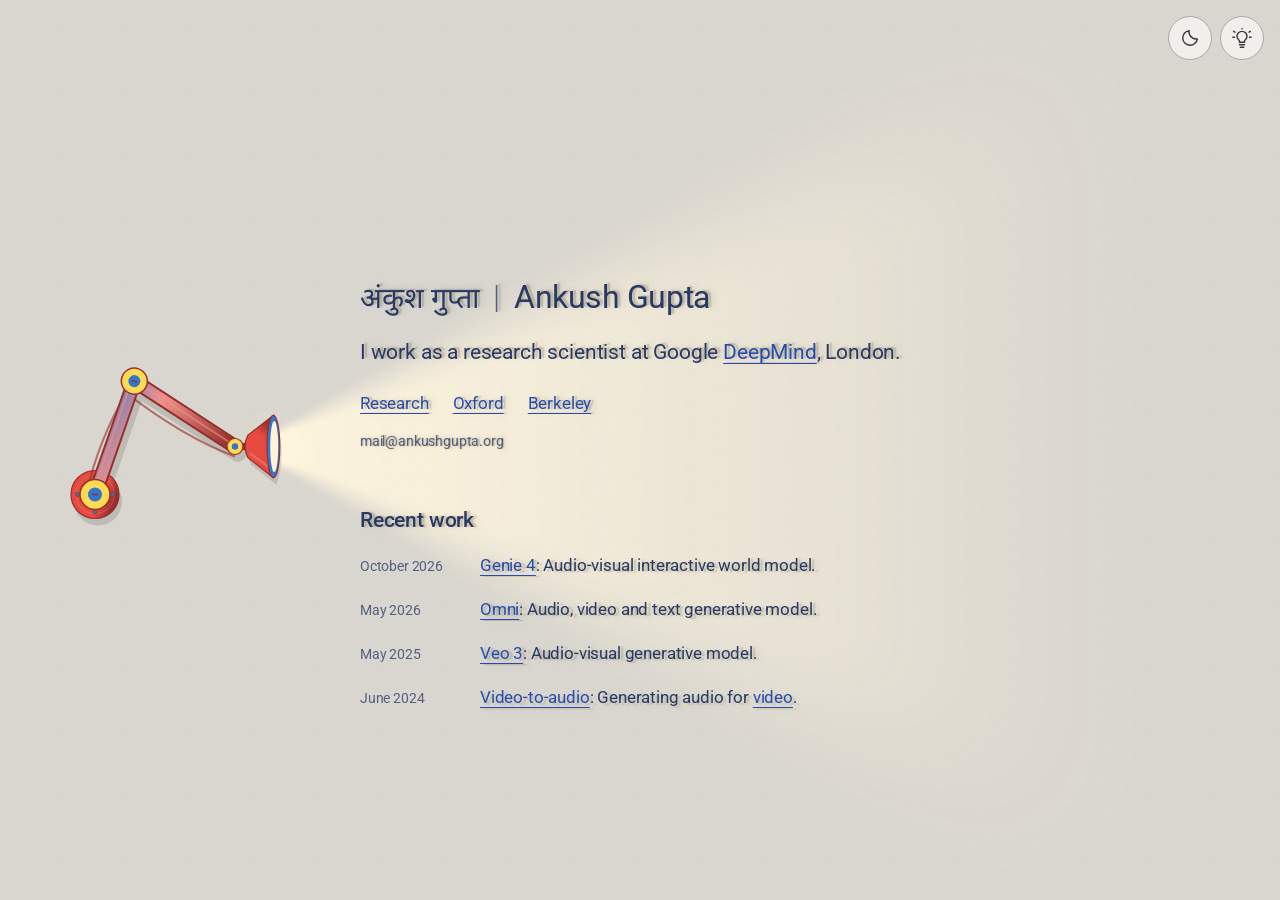
<file: index.html>
<!doctype html>
<html lang="en" data-theme="dark">
<head>
  <meta charset="utf-8">
  <meta name="viewport" content="width=device-width, initial-scale=1.0">
  <title>Ankush Gupta</title>
  <meta name="description" content="Ankush Gupta — research scientist at Google DeepMind, London.">
  <meta name="theme-color" content="#202124">
  <script src="assets/themes.js"></script>
  <link rel="preconnect" href="https://fonts.googleapis.com">
  <link rel="preconnect" href="https://fonts.gstatic.com" crossorigin>
  <link href="https://fonts.googleapis.com/css2?family=Roboto:wght@300;400;500&family=Noto+Sans+Devanagari:wght@400;500&display=swap" rel="stylesheet">
  <link rel="stylesheet" href="assets/site.css">
  <script src="assets/lamp.js" defer></script>
  <script src="assets/app.js" defer></script>
</head>
<body>
  <div class="stage" id="stage">
    <svg class="scene" id="scene" aria-hidden="true" focusable="false" xmlns="http://www.w3.org/2000/svg">
      <defs>
        <linearGradient id="metal" x1="0" y1="0" x2="1" y2=".5"><stop stop-color="var(--lamp-metal)"/><stop offset=".45" stop-color="var(--lamp-high)"/><stop offset="1" stop-color="var(--lamp-low)"/></linearGradient>
        <linearGradient id="shade" x1="0" y1="0" x2="1" y2=".4"><stop stop-color="var(--lamp-mid)"/><stop offset=".35" stop-color="var(--lamp-mid)"/><stop offset=".75" stop-color="var(--lamp-mid)"/><stop offset="1" stop-color="var(--lamp-low)"/></linearGradient>
      </defs>
      <rect id="light-ambient" width="100%" height="100%" fill="#202124"/>
      <g id="light">
        <g id="light-source">
          <image id="light-glow" preserveAspectRatio="none"/>
        </g>
      </g>
      <g fill="#000" opacity=".12" transform="translate(3 7)">
        <circle id="mount-shadow" r="24"/>
        <path id="arm-shadow" fill="none" stroke="#000" stroke-width="17" stroke-linecap="round" stroke-linejoin="round"/>
        <path id="head-shadow" d="M-14 16 Q0 9 14 16 L39 48 Q0 61-39 48Z"/>
      </g>
      <g id="robot">
        <g id="mount">
          <circle r="30" fill="url(#shade)" stroke="var(--lamp-low)" stroke-width="1.5"/>
          <circle r="24" fill="none" stroke="var(--lamp-high)" stroke-opacity=".45"/>
          <g fill="var(--lamp-metal)" stroke="var(--lamp-low)" stroke-width="1">
            <circle cy="-22" r="2.5"/><circle cy="22" r="2.5"/>
            <circle cx="-22" r="2.5"/><circle cx="22" r="2.5"/>
          </g>
        </g>
        <path id="cable" fill="none" stroke="var(--lamp-low)" stroke-width="2" opacity=".6"/>
        <path id="arm-outline" fill="none" stroke="var(--lamp-low)" stroke-width="15" stroke-linecap="round" stroke-linejoin="round"/>
        <path id="arm" fill="none" stroke="url(#metal)" stroke-width="11" stroke-linecap="round" stroke-linejoin="round"/>
        <path id="arm-highlight" fill="none" stroke="var(--lamp-high)" stroke-opacity=".6" stroke-width="2" stroke-linecap="round"/>
        <g id="base-joint"><circle r="15" fill="var(--lamp-joint)" stroke="var(--lamp-low)" stroke-width="1.5"/><circle r="7" fill="var(--lamp-metal)"/><path d="M-3 0H3" stroke="var(--lamp-low)" stroke-width="1.5"/></g>
        <g id="elbow-joint"><circle r="13" fill="var(--lamp-joint)" stroke="var(--lamp-low)" stroke-width="1.5"/><circle r="6" fill="var(--lamp-metal)"/><path d="M0-3V3" stroke="var(--lamp-low)" stroke-width="1.5"/></g>
        <g id="head">
          <path d="M0 0V18" stroke="var(--lamp-low)" stroke-width="9"/>
          <path d="M-14 16 Q0 9 14 16 L39 48 Q0 61-39 48Z" fill="url(#shade)" stroke="var(--lamp-low)" stroke-width="1.5"/>
          <path d="M-9 19 L-26 43" stroke="var(--lamp-high)" stroke-width="3" stroke-linecap="round" opacity=".45"/>
          <ellipse cy="48" rx="39" ry="8" fill="var(--lamp-metal)" stroke="var(--lamp-low)" stroke-width="1.5"/>
          <ellipse id="bulb" cy="49" rx="32" ry="5" fill="var(--light-color)"/>
          <circle r="10" fill="var(--lamp-joint)" stroke="var(--lamp-low)" stroke-width="1.5"/><circle r="4" fill="var(--lamp-metal)"/>
        </g>
      </g>
    </svg>
    <main>
      <h1 class="shadow"><span lang="hi">अंकुश गुप्ता</span><span class="separator" aria-hidden="true">|</span><span>Ankush Gupta</span></h1>
      <p class="shadow">I work as a research scientist at Google <a href="https://deepmind.com">DeepMind</a>, London.</p>
      <nav class="shadow" aria-label="Profile links">
        <a href="https://scholar.google.com/citations?user=23LELwEAAAAJ">Research</a>
        <a href="https://www.robots.ox.ac.uk/~ankush/">Oxford</a>
        <a href="https://www.ankushgupta.org/rll-site/ankush/">Berkeley</a>
      </nav>
      <a class="mail shadow" href="mailto:mail@ankushgupta.org">mail@ankushgupta.org</a>
      <section class="work" aria-labelledby="work-title">
        <h2 class="shadow" id="work-title">Recent work</h2>
        <ol>
          <li><time class="shadow" datetime="2026-10">October 2026</time><span class="shadow"><a href="https://deepmind.google/blog/genie-4-a-new-generation-of-world-simulation/">Genie 4</a>: Audio-visual interactive world model.</span></li>
          <li><time class="shadow" datetime="2026-05">May 2026</time><span class="shadow"><a href="https://deepmind.google/models/gemini-omni/">Omni</a>: Audio, video and text generative model.</span></li>
          <li><time class="shadow" datetime="2025-05">May 2025</time><span class="shadow"><a href="https://deepmind.google/models/veo/">Veo 3</a>: Audio-visual generative model.</span></li>
          <li><time class="shadow" datetime="2024-06">June 2024</time><span class="shadow"><a href="https://deepmind.google/discover/blog/generating-audio-for-video/">Video-to-audio</a>: Generating audio for <a href="https://deepmind.google/technologies/veo/">video</a>.</span></li>
        </ol>
      </section>
    </main>
    <div class="controls" id="controls" role="group" aria-label="Appearance controls" hidden>
      <button id="theme-switch" type="button" aria-label="Dark mode" aria-pressed="false" title="Switch to dark mode">
        <svg class="icon-moon" viewBox="0 0 24 24" aria-hidden="true" focusable="false"><path d="M20.8 13.1A8.7 8.7 0 0 1 10.9 3.2a8.8 8.8 0 1 0 9.9 9.9Z"/></svg>
        <svg class="icon-sun" viewBox="0 0 24 24" aria-hidden="true" focusable="false"><circle cx="12" cy="12" r="4"/><path d="M12 2v2m0 16v2M2 12h2m16 0h2M4.9 4.9l1.4 1.4m11.4 11.4 1.4 1.4M4.9 19.1l1.4-1.4M17.7 6.3l1.4-1.4"/></svg>
      </button>
      <button id="light-switch" type="button" aria-label="Lamp light" aria-pressed="true" title="Turn lamp off">
        <svg viewBox="0 0 24 24" aria-hidden="true" focusable="false">
          <path d="M9 17v-1.2c0-1.6-3-2.4-3-5.8a6 6 0 0 1 12 0c0 3.4-3 4.2-3 5.8V17ZM9 20h6m-5 3h4"/>
          <path class="bulb-rays" d="M12 0v1M2 4l1.5 1M22 4l-1.5 1M1 11h2m18 0h2"/>
          <path class="bulb-off" d="m3 2 18 18"/>
        </svg>
      </button>
    </div>
  </div>
</body>
</html>
</file>
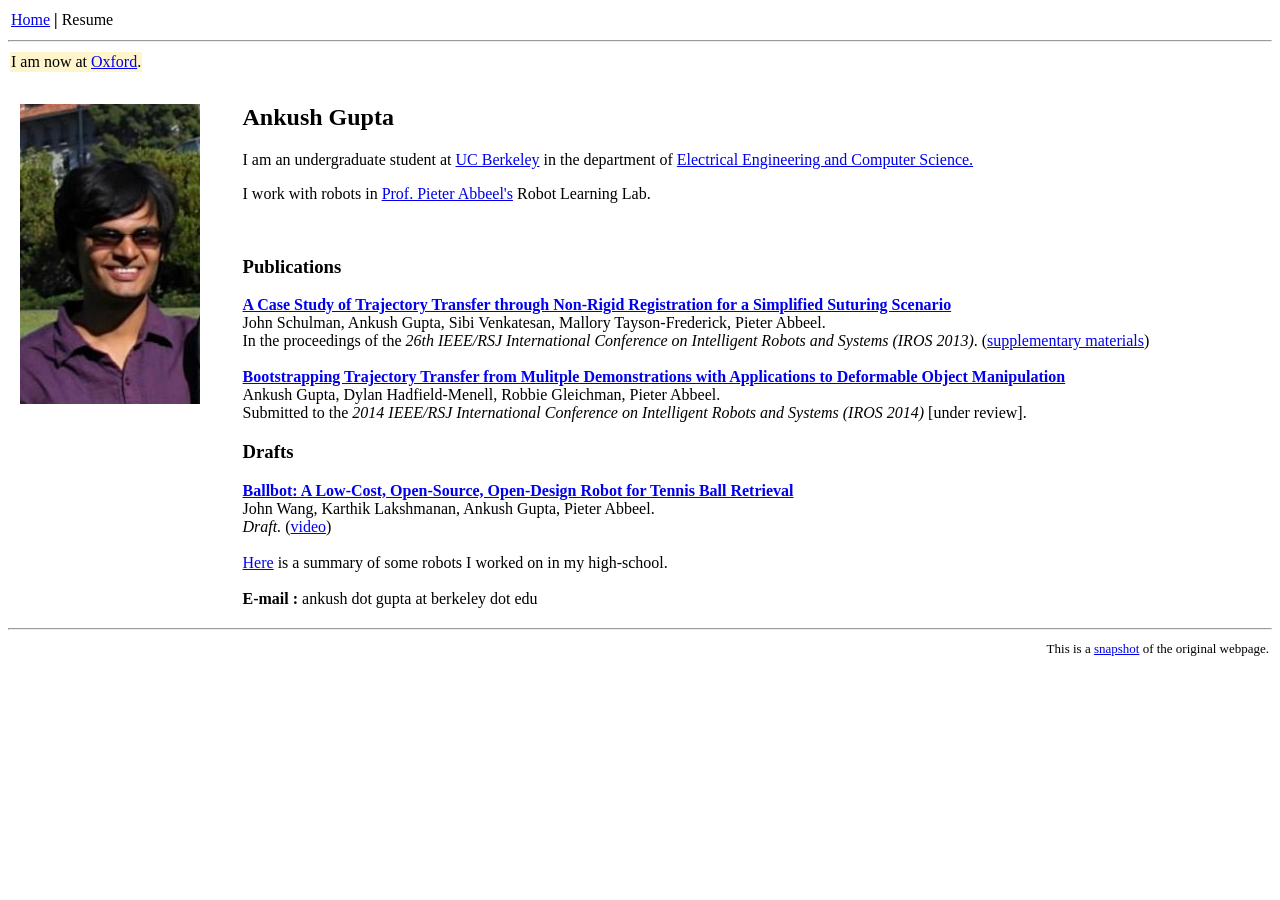
<file: rll-site/ankush/index.html>
<html>
<head>
<title>Ankush Gupta</title>
<meta name="description" content="Ankush Gupta's Homepage">
<meta name="keywords" content="Ankush Gupta, Berkeley, EECS, Robotics, RLL, surgical robotics">
<meta charset="utf-8">
<meta name="viewport" content="width=device-width, initial-scale=1.0">

<script type="text/javascript">
  (function(i,s,o,g,r,a,m){i['GoogleAnalyticsObject']=r;i[r]=i[r]||function(){
  (i[r].q=i[r].q||[]).push(arguments)},i[r].l=1*new Date();a=s.createElement(o),
  m=s.getElementsByTagName(o)[0];a.async=1;a.src=g;m.parentNode.insertBefore(a,m)
  })(window,document,'script','https://www.google-analytics.com/analytics.js','ga');

  ga('create', 'UA-37252656-1', 'auto');
  ga(function(tracker) {
    var clientId = tracker.get('clientId');
    ga('set', 'dimension1', clientId);
  });
  ga('send', 'pageview');

if (document.images) {
    picdef = new Image();
    picmesh = new Image();
    picdef.src = "ankush.jpg";
    picmesh.src = "ankush-mesh.jpg";
}
</script>
</head>

<body>

<table style="width:100%">
  <tr>
    <td><a href="https://www.ankushgupta.org/rll-site/ankush">Home</a> <b>|</b> Resume </td>
  </tr>
</table>
<hr/>
<table>
  <tr> <td bgcolor="#FFF5CC">I am now at <a href="http://www.robots.ox.ac.uk/~ankush">Oxford</a>.</td></tr>
</table>
<br>
<table cellpadding="10" width="100%">
<tr width="100%">
  <td valign="top" style="border:0; width:auto;">
    <div style="width: 100%; min-width: 100; max-width: 180;" onmouseover="ankpic.src=picmesh.src;" onmouseout="ankpic.src=picdef.src;">
      <img src="ankush.jpg" width="100%" name="ankpic"/>
    </div>
  </td>

<td>
<h2>Ankush Gupta</h2>
I am an undergraduate student at <a href="https://www.berkeley.edu" target="_blank">UC Berkeley</a>  in the department of <a href="http://www.eecs.berkeley.edu/" target="_blank">Electrical Engineering and Computer Science.</a> 
</br>
<p>I work with robots in <a href="http://www.cs.berkeley.edu/~pabbeel/" target="_blank">Prof. Pieter Abbeel's</a> Robot Learning Lab.   </p></br>
<h3>Publications</h3>
<a target="_blank" href="http://rll.berkeley.edu/iros2013suturing/paper.pdf"><b>A Case Study of Trajectory Transfer through Non-Rigid Registration for a Simplified Suturing Scenario</b></a><br/>
John Schulman, Ankush Gupta, Sibi Venkatesan, Mallory Tayson-Frederick, Pieter Abbeel.<br/>
In the proceedings of the <i>26th IEEE/RSJ International Conference on Intelligent Robots and Systems (IROS 2013)</i>.
(<a href="http://rll.berkeley.edu/iros2013suturing/">supplementary materials</a>)<br/><br/>

<a target="_blank" href="papers/bootstrap.pdf"><b>Bootstrapping Trajectory Transfer from Mulitple Demonstrations with Applications to Deformable Object Manipulation</b></a><br/>
Ankush Gupta, Dylan Hadfield-Menell, Robbie Gleichman, Pieter Abbeel.<br/>
Submitted to the <i>2014 IEEE/RSJ International Conference on Intelligent Robots and Systems (IROS 2014)</i> [under review].
 
</br>

<h3>Drafts</h3>
<a target="_blank" href="papers/ballbot/ballbot.pdf"><b>Ballbot: A Low-Cost, Open-Source, Open-Design Robot for Tennis Ball Retrieval</b></a><br/>
John Wang, Karthik Lakshmanan, Ankush Gupta, Pieter Abbeel.<br/><i>Draft.</i> (<a href="papers/ballbot/ballbot.mp4">video</a>) 
</br></br>
<a href="hschool.pdf">Here</a> is a summary of some robots I worked on in my high-school.
</br></br>
<b>E-mail :</b> ankush dot gupta at berkeley dot edu
</td>
</tr>
</table>

<hr/>
<table style="width:100%">
  <tr>
    <td style="text-align:right">
      <font size="2 ">
        This is a <a href="https://web.archive.org/web/20201021045839/http://rll.berkeley.edu/~ankush/">snapshot</a> of the original webpage.
      </font>
    </td>
  </tr>
</table>


</body>
</html>
</file>
<file: assets/site.css>
:root {
  color-scheme: light;
  --paper: #eeece6;
  --ink: #273965;
  --muted: #526081;
  --accent: #264dad;
  --lamp-mid: #e74a40;
  --lamp-high: #f1928c;
  --lamp-low: #96302a;
  --lamp-metal: #3476ce;
  --lamp-joint: #ffdc54;
  --light-color: #fff4d6;
  --ui-bg: #f0efeb;
  --ui-ink: #383838;
  --ui-line: #aaa9a3;
}
:root[data-theme="dark"] {
  color-scheme: dark;
  --paper: #202124;
  --ink: #e4e5e7;
  --muted: #b9babc;
  --accent: #98bcf5;
  --lamp-mid: #ff5148;
  --lamp-high: #ff9791;
  --lamp-low: #a6352f;
  --lamp-metal: #3986f5;
  --lamp-joint: #ffda38;
  --light-color: #ffedbd;
  --ui-bg: #272727;
  --ui-ink: #e7e7e7;
  --ui-line: #555555;
}
/* Light adds to dark paper instead of tinting it. */
:root[data-theme="dark"] #light-glow {
  mix-blend-mode: screen;
}
#light-ambient {
  opacity: 0;
}
/* Dim the room with a warm shade so the lamp can bring the paper back up to bright white. */
:root[data-theme="light"] #light-ambient {
  fill: #3d3122;
  opacity: .11;
}
* {
  box-sizing: border-box;
}
html {
  -webkit-text-size-adjust: 100%;
}
body {
  margin: 0;
  background: var(--paper);
  color: var(--ink);
  font: 400 17px/1.47 "Roboto", sans-serif;
  letter-spacing: -.01em;
  -webkit-font-smoothing: antialiased;
}
.stage {
  position: relative;
  isolation: isolate;
  min-height: 100svh;
  overflow: hidden;
  padding: clamp(240px, 31vh, 340px) clamp(28px, 11vw, 180px) 110px;
}
.stage::after {
  content: "";
  position: absolute;
  inset: 0;
  z-index: -1;
  pointer-events: none;
  opacity: .06;
  background-image: url("grain.png");
}
.scene {
  position: absolute;
  inset: 0;
  width: 100%;
  height: 100%;
  z-index: -2;
  pointer-events: none;
  visibility: hidden;
}
.scene.ready {
  visibility: visible;
}
main {
  position: relative;
  max-width: 665px;
}
h1 {
  display: flex;
  flex-wrap: wrap;
  gap: 0 .45em;
  align-items: baseline;
  margin: 0 0 20px;
  font-size: 32px;
  font-weight: 400;
  line-height: 1.15;
  letter-spacing: -.015em;
}
h1 [lang="hi"] {
  font-family: "Noto Sans Devanagari", sans-serif;
  font-size: .9em;
  letter-spacing: 0;
}
.separator {
  font-weight: 300;
  color: var(--muted);
}
p {
  margin: 0 0 24px;
  font-size: 21px;
  line-height: 1.38;
}
a {
  color: var(--accent);
  text-decoration-color: currentColor;
  text-underline-offset: 4px;
  text-decoration-thickness: 1px;
}
a:focus-visible, button:focus-visible {
  outline: 2px solid var(--accent);
  outline-offset: 6px;
  border-radius: 2px;
}
nav {
  display: flex;
  gap: 24px;
  margin: 24px 0 12px;
}
.mail {
  font-size: 14px;
  color: var(--muted);
  text-decoration: none;
}
.work {
  margin-top: 55px;
}
h2 {
  margin: 0 0 20px;
  font-size: 21px;
  font-weight: 500;
  line-height: 1.19;
}
.work ol {
  list-style: none;
  margin: 0;
  padding: 0;
  display: grid;
  gap: 19px;
}
.work li {
  display: grid;
  grid-template-columns: 100px 1fr;
  gap: 20px;
  align-items: baseline;
}
time {
  color: var(--muted);
  font-size: 14px;
  font-variant-numeric: tabular-nums;
  white-space: nowrap;
}
.shadow {
  text-shadow: var(--cast, 2px 3px 3px #65522d18);
}
.controls {
  position: fixed;
  top: max(16px, env(safe-area-inset-top));
  right: max(16px, env(safe-area-inset-right));
  z-index: 3;
  display: flex;
  gap: 8px;
}
.controls button {
  display: grid;
  place-items: center;
  width: 44px;
  height: 44px;
  padding: 0;
  border-radius: 50%;
}
.controls svg {
  width: 20px;
  height: 20px;
  fill: none;
  stroke: currentColor;
  stroke-width: 1.7;
  stroke-linecap: round;
  stroke-linejoin: round;
}
.icon-sun, .bulb-off {
  display: none;
}
:root[data-theme="dark"] .icon-sun {
  display: block;
}
:root[data-theme="dark"] .icon-moon {
  display: none;
}
#light-switch[aria-pressed="false"] .bulb-rays {
  display: none;
}
#light-switch[aria-pressed="false"] .bulb-off {
  display: block;
}
.controls[hidden] {
  display: none;
}
button {
  font: inherit;
  letter-spacing: inherit;
  color: var(--ui-ink);
  border: 1px solid var(--ui-line);
  border-radius: 20px;
  background: var(--ui-bg);
  padding: 8px 13px;
  cursor: pointer;
}
button:hover {
  border-color: var(--ui-ink);
}
@media (max-width: 1068px) {
  h1 {
    font-size: 30px;
  }
}
@media (max-width: 760px) {
  .stage {
    padding: 285px 28px 110px;
  }
  main {
    max-width: 580px;
  }
  h1 {
    font-size: 26px;
    line-height: 1.15;
    gap: 0 .35em;
  }
  .work {
    margin-top: 38px;
  }
  p {
    font-size: 19px;
    line-height: 1.42;
  }
  .work li {
    gap: 12px;
    grid-template-columns: 92px 1fr;
  }
}
@media (min-width: 641px) {
  .stage {
    padding-left: clamp(300px, calc(25vw + 40px), 440px);
  }
}
@media (max-width: 380px) {
  h1 .separator {
    display: none;
  }
  h1 {
    flex-direction: column;
  }
}
</file>
